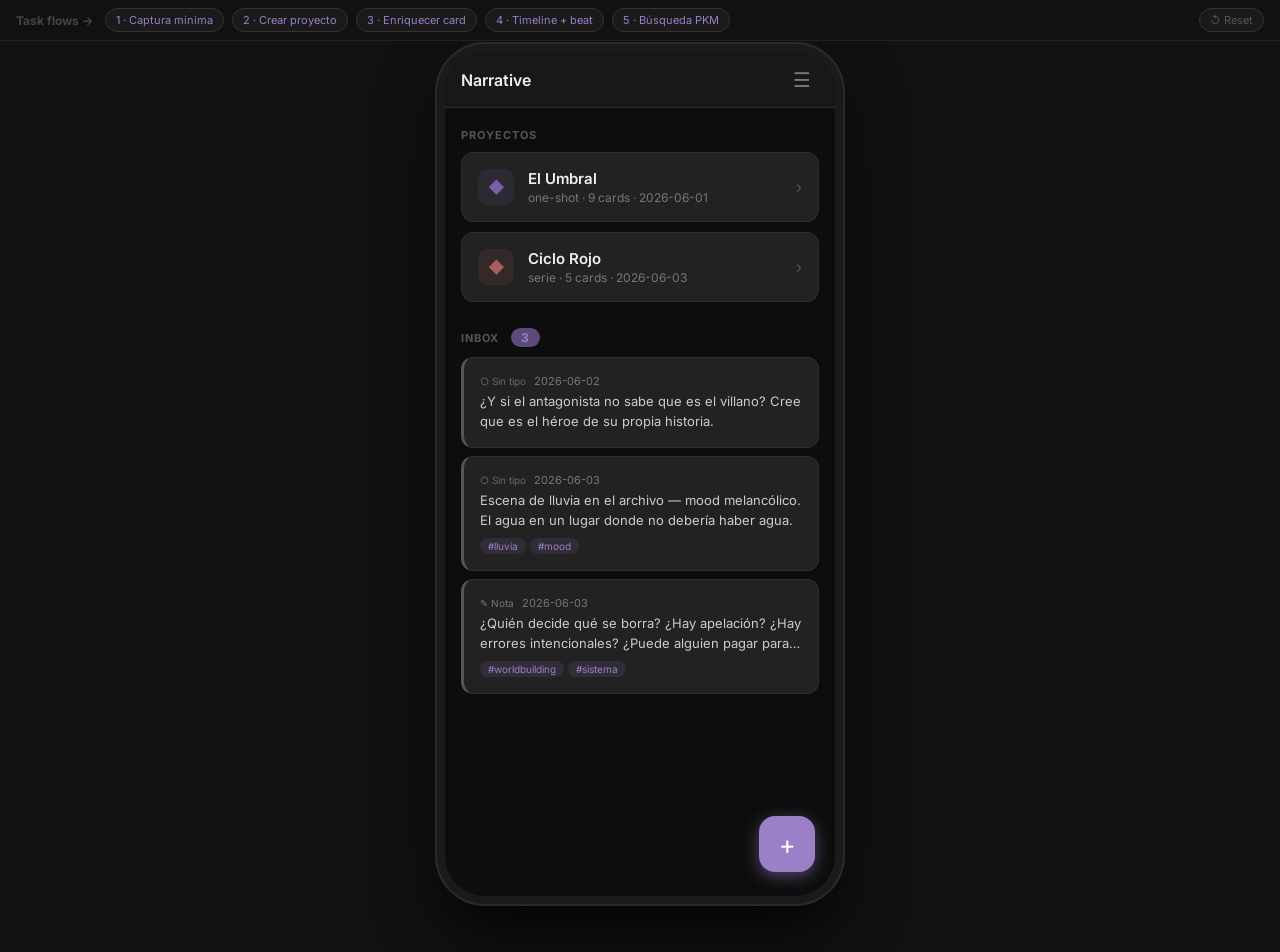
<file: index.html>
<!DOCTYPE html>
<html lang="es">
<head>
  <meta charset="UTF-8">
  <meta name="viewport" content="width=device-width, initial-scale=1.0">
  <title>Narrative — Storytelling Assistant</title>
  <meta name="description" content="App mobile-first para construcción narrativa mediante cards. POC de UX — flujos interactivos.">
  <meta http-equiv="refresh" content="0; url=poc/index.html">
  <link rel="canonical" href="poc/index.html">
  <style>
    body {
      margin: 0; background: #0D0D0D; color: #666;
      font-family: Inter, system-ui, sans-serif;
      display: flex; align-items: center; justify-content: center;
      min-height: 100vh; font-size: 14px;
    }
    a { color: #9B7FC7; }
  </style>
</head>
<body>
  <p>Redirigiendo… <a href="poc/index.html">poc/index.html</a></p>
  <script>window.location.replace('poc/index.html');</script>
</body>
</html>
</file>
<file: poc/css/app.css>
/* ── Variables ─────────────────────────────────────────────── */
:root {
  --bg: #0D0D0D;
  --surface: #181818;
  --card: #222;
  --card-hover: #2A2A2A;
  --border: #2E2E2E;
  --primary: #9B7FC7;
  --primary-dim: #5C4A7A;
  --accent: #E8C46D;
  --danger: #CF6679;
  --success: #6ACF8F;
  --text: #EFEFEF;
  --text-muted: #777;
  --text-dim: #555;
  --radius: 12px;
  --radius-sm: 8px;
  --fab: 56px;
  --appbar: 56px;
  --transition: 220ms cubic-bezier(0.4,0,0.2,1);
  --shadow: 0 4px 24px rgba(0,0,0,0.5);
}

/* ── Reset ─────────────────────────────────────────────────── */
*, *::before, *::after { box-sizing: border-box; margin: 0; padding: 0; }
html, body { height: 100%; background: #111; font-family: 'Inter', system-ui, -apple-system, sans-serif; }
button { font: inherit; border: none; cursor: pointer; background: none; }
input, textarea { font: inherit; }
a { color: inherit; text-decoration: none; }

/* ── Phone frame ───────────────────────────────────────────── */
#frame {
  width: 390px;
  height: 844px;
  background: var(--bg);
  border-radius: 40px;
  overflow: hidden;
  position: relative;
  margin: 24px auto;
  box-shadow: 0 0 0 8px #1A1A1A, 0 0 0 10px #2A2A2A, 0 32px 64px rgba(0,0,0,0.8);
}

@media (max-width: 430px) {
  #frame { width: 100vw; height: 100svh; border-radius: 0; margin: 0; box-shadow: none; }
  body { background: var(--bg); }
}

/* ── App shell ─────────────────────────────────────────────── */
#app {
  display: flex;
  flex-direction: column;
  height: 100%;
  position: relative;
  overflow: hidden;
}

/* ── App bar ───────────────────────────────────────────────── */
#appbar {
  height: var(--appbar);
  background: var(--surface);
  border-bottom: 1px solid var(--border);
  display: flex;
  align-items: center;
  padding: 0 16px;
  gap: 12px;
  flex-shrink: 0;
  z-index: 10;
}
#appbar .back-btn { color: var(--text-muted); font-size: 20px; padding: 8px; }
#appbar .title { flex: 1; font-size: 16px; font-weight: 600; color: var(--text); white-space: nowrap; overflow: hidden; text-overflow: ellipsis; }
#appbar .menu-btn { color: var(--text-muted); font-size: 20px; padding: 8px; }
#appbar .action-btn { color: var(--primary); font-size: 13px; font-weight: 600; padding: 8px; }
.view-tabs { display: flex; gap: 4px; }
.view-tab {
  padding: 4px 10px; border-radius: 20px; font-size: 12px; color: var(--text-muted);
  cursor: pointer; transition: var(--transition);
}
.view-tab.active { background: var(--primary-dim); color: var(--primary); }

/* ── Screen ────────────────────────────────────────────────── */
#screen {
  flex: 1;
  overflow-y: auto;
  overflow-x: hidden;
  -webkit-overflow-scrolling: touch;
  scroll-behavior: smooth;
}
#screen::-webkit-scrollbar { display: none; }

/* ── FAB ───────────────────────────────────────────────────── */
#fab {
  position: absolute;
  bottom: 24px; right: 20px;
  width: var(--fab); height: var(--fab);
  border-radius: 16px;
  background: var(--primary);
  color: #fff;
  font-size: 26px;
  display: flex; align-items: center; justify-content: center;
  box-shadow: 0 4px 16px rgba(155,127,199,0.5);
  z-index: 20;
  transition: var(--transition);
}
#fab:hover { background: #B090D8; transform: scale(1.05); }
#fab.hidden { display: none; }

/* ── Cards ─────────────────────────────────────────────────── */
.card {
  background: var(--card);
  border-radius: var(--radius);
  padding: 14px;
  cursor: pointer;
  transition: var(--transition);
  border: 1px solid var(--border);
  position: relative;
}
.card:hover { background: var(--card-hover); border-color: #444; }
.card:active { transform: scale(0.98); }

.card-type-pip {
  width: 8px; height: 8px; border-radius: 50%; display: inline-block; margin-right: 6px;
}
.card-type-label { font-size: 11px; color: var(--text-muted); text-transform: uppercase; letter-spacing: 0.5px; }
.card-title { font-size: 14px; font-weight: 600; color: var(--text); margin-top: 6px; margin-bottom: 4px; }
.card-body { font-size: 13px; color: var(--text-muted); line-height: 1.5; display: -webkit-box; -webkit-line-clamp: 4; -webkit-box-orient: vertical; overflow: hidden; }
.card-tags { margin-top: 8px; display: flex; flex-wrap: wrap; gap: 4px; }
.tag-chip { font-size: 10px; color: var(--primary); background: rgba(155,127,199,0.12); border-radius: 20px; padding: 2px 8px; }

/* ── Staggered masonry ─────────────────────────────────────── */
.masonry {
  columns: 2; column-gap: 10px; padding: 12px;
}
.masonry .card { break-inside: avoid; margin-bottom: 10px; }

/* ── Home screen ───────────────────────────────────────────── */
.home-section { padding: 16px 16px 0; }
.section-title { font-size: 11px; font-weight: 700; letter-spacing: 1px; text-transform: uppercase; color: var(--text-dim); margin-bottom: 10px; }

.project-card {
  background: var(--card);
  border-radius: var(--radius);
  padding: 16px;
  margin-bottom: 10px;
  cursor: pointer;
  border: 1px solid var(--border);
  transition: var(--transition);
  display: flex; align-items: center; gap: 14px;
}
.project-card:hover { background: var(--card-hover); }
.project-dot { width: 36px; height: 36px; border-radius: 10px; flex-shrink: 0; display: flex; align-items: center; justify-content: center; font-size: 16px; }
.project-info { flex: 1; min-width: 0; }
.project-name { font-size: 15px; font-weight: 600; color: var(--text); }
.project-meta { font-size: 12px; color: var(--text-muted); margin-top: 2px; }
.project-arrow { color: var(--text-dim); font-size: 16px; }

.inbox-card {
  background: var(--card);
  border-radius: var(--radius);
  padding: 16px;
  margin-bottom: 8px;
  cursor: pointer;
  border: 1px solid var(--border);
  border-left: 3px solid #555;
  transition: var(--transition);
}
.inbox-count {
  display: inline-flex; align-items: center; justify-content: center;
  background: var(--primary-dim); color: var(--primary); border-radius: 20px;
  font-size: 12px; font-weight: 700; padding: 2px 10px; margin-left: 8px;
}

/* ── Filter chips ──────────────────────────────────────────── */
.filter-bar { display: flex; gap: 6px; padding: 10px 12px; overflow-x: auto; flex-shrink: 0; }
.filter-bar::-webkit-scrollbar { display: none; }
.filter-chip {
  flex-shrink: 0; padding: 5px 12px; border-radius: 20px; font-size: 12px; font-weight: 500;
  border: 1px solid var(--border); color: var(--text-muted); cursor: pointer; transition: var(--transition);
}
.filter-chip.active { border-color: var(--primary); color: var(--primary); background: rgba(155,127,199,0.12); }

/* ── Card detail ───────────────────────────────────────────── */
.detail-section { padding: 16px; border-bottom: 1px solid var(--border); }
.detail-label { font-size: 11px; font-weight: 700; letter-spacing: 0.8px; text-transform: uppercase; color: var(--text-dim); margin-bottom: 6px; }
.detail-field { font-size: 14px; color: var(--text); line-height: 1.6; }
.detail-field.title-field { font-size: 20px; font-weight: 700; }
.detail-field.muted { color: var(--text-muted); }

.field-editable {
  width: 100%; background: transparent; border: none; color: var(--text); resize: none;
  outline: none; line-height: 1.6;
}
.field-editable:focus { background: rgba(255,255,255,0.03); border-radius: 6px; }

.type-selector { display: flex; flex-wrap: wrap; gap: 6px; }
.type-option {
  display: flex; align-items: center; gap: 6px; padding: 6px 12px;
  border-radius: 20px; font-size: 12px; font-weight: 500;
  border: 1px solid var(--border); cursor: pointer; transition: var(--transition);
}
.type-option.selected { border-color: var(--type-color, var(--primary)); background: rgba(155,127,199,0.12); color: var(--text); }

/* ── Expandable sections ───────────────────────────────────── */
.expand-section { border-bottom: 1px solid var(--border); }
.expand-header {
  display: flex; align-items: center; justify-content: space-between;
  padding: 14px 16px; cursor: pointer; transition: var(--transition);
}
.expand-header:hover { background: rgba(255,255,255,0.03); }
.expand-header .expand-label { font-size: 13px; font-weight: 600; color: var(--text-muted); }
.expand-header .expand-icon { color: var(--text-dim); transition: var(--transition); font-size: 12px; }
.expand-header.open .expand-icon { transform: rotate(180deg); color: var(--primary); }
.expand-header.open .expand-label { color: var(--primary); }
.expand-body { padding: 0 16px 16px; display: none; flex-direction: column; gap: 12px; }
.expand-body.open { display: flex; }

.field-group { display: flex; flex-direction: column; gap: 4px; }
.field-group label { font-size: 11px; color: var(--text-dim); font-weight: 600; letter-spacing: 0.5px; }
.field-group .field-editable { font-size: 13px; border-bottom: 1px solid var(--border); padding-bottom: 4px; }

/* ── Related cards ─────────────────────────────────────────── */
.related-list { display: flex; flex-direction: column; gap: 8px; padding: 12px 16px 16px; }
.related-card {
  display: flex; align-items: center; gap: 10px;
  padding: 10px 12px; background: var(--card); border-radius: var(--radius-sm);
  cursor: pointer; border: 1px solid var(--border);
}
.related-card:hover { background: var(--card-hover); }
.related-info { flex: 1; min-width: 0; }
.related-title { font-size: 13px; font-weight: 500; color: var(--text); }
.related-meta { font-size: 11px; color: var(--text-muted); }

/* ── Tags input ────────────────────────────────────────────── */
.tags-input-area { display: flex; flex-wrap: wrap; gap: 6px; align-items: center; }
.tag-pill {
  display: flex; align-items: center; gap: 4px; font-size: 11px; color: var(--primary);
  background: rgba(155,127,199,0.15); border-radius: 20px; padding: 3px 8px;
}
.tag-pill .remove { color: var(--text-dim); font-size: 14px; cursor: pointer; }
.tag-input-field { border: none; background: transparent; color: var(--text); font-size: 13px; outline: none; min-width: 80px; }

/* ── Timeline ──────────────────────────────────────────────── */
#timeline-container {
  overflow-x: auto; overflow-y: hidden;
  height: 100%;
  display: flex; flex-direction: column;
  -webkit-overflow-scrolling: touch;
}
#timeline-container::-webkit-scrollbar { height: 4px; }
#timeline-container::-webkit-scrollbar-track { background: var(--border); }
#timeline-container::-webkit-scrollbar-thumb { background: var(--primary-dim); border-radius: 2px; }

.timeline-track {
  min-width: 1200px; height: 100%;
  display: flex; flex-direction: column;
  padding: 16px;
  position: relative;
}

.timeline-progress {
  height: 2px; background: var(--border); border-radius: 1px; margin: 8px 0; position: relative;
}
.timeline-progress::after {
  content: ''; position: absolute; left: 0; top: 0; height: 100%;
  width: 100%; background: linear-gradient(90deg, var(--primary-dim), var(--primary));
  border-radius: 1px;
}

.beat-markers { display: flex; height: 40px; position: relative; }
.beat-marker {
  position: absolute; display: flex; flex-direction: column; align-items: center;
  transform: translateX(-50%);
}
.beat-dot { width: 10px; height: 10px; background: var(--accent); border-radius: 50%; }
.beat-label { font-size: 10px; color: var(--accent); margin-top: 4px; white-space: nowrap; font-weight: 600; }

.act-bands { display: flex; height: 16px; border-radius: 4px; overflow: hidden; margin-bottom: 8px; gap: 2px; }
.act-band { height: 100%; border-radius: 4px; display: flex; align-items: center; justify-content: center; }
.act-band span { font-size: 9px; font-weight: 700; color: rgba(255,255,255,0.6); text-transform: uppercase; letter-spacing: 0.5px; }

.scene-rail { flex: 1; position: relative; overflow: visible; }
.scene-card-tl {
  position: absolute; top: 10px; transform: translateX(-50%);
  background: var(--card); border: 1px solid var(--border);
  border-radius: var(--radius-sm); padding: 8px 10px; width: 130px;
  cursor: pointer; transition: var(--transition);
  border-top: 2px solid var(--type-color, var(--primary));
}
.scene-card-tl:hover { background: var(--card-hover); transform: translateX(-50%) translateY(-2px); }
.scene-card-tl.odd { top: 90px; }
.scene-card-tl .sc-title { font-size: 12px; font-weight: 600; color: var(--text); }
.scene-card-tl .sc-mood { font-size: 10px; color: var(--text-muted); margin-top: 2px; }
.scene-card-tl .sc-beat { font-size: 10px; color: var(--accent); margin-top: 4px; }

.unpositioned-rail {
  border-top: 1px dashed var(--border); padding-top: 12px; margin-top: 8px;
}
.unpositioned-label { font-size: 10px; color: var(--text-dim); font-weight: 600; text-transform: uppercase; letter-spacing: 0.5px; margin-bottom: 8px; }
.unpositioned-cards { display: flex; gap: 8px; }

/* ── Bottom sheet ──────────────────────────────────────────── */
#sheet-overlay {
  position: absolute; inset: 0; background: rgba(0,0,0,0.6);
  z-index: 30; opacity: 0; pointer-events: none; transition: opacity var(--transition);
}
#sheet-overlay.open { opacity: 1; pointer-events: all; }

#sheet {
  position: absolute; bottom: 0; left: 0; right: 0;
  background: var(--surface);
  border-radius: 20px 20px 0 0;
  border-top: 1px solid var(--border);
  z-index: 31;
  transform: translateY(100%);
  transition: transform var(--transition);
  max-height: 85%;
  display: flex; flex-direction: column;
}
#sheet.open { transform: translateY(0); }
.sheet-handle { width: 36px; height: 4px; background: var(--border); border-radius: 2px; margin: 10px auto 4px; flex-shrink: 0; }
.sheet-title { font-size: 15px; font-weight: 700; color: var(--text); padding: 4px 16px 12px; flex-shrink: 0; }
.sheet-body { flex: 1; overflow-y: auto; padding: 0 16px 24px; }
.sheet-body::-webkit-scrollbar { display: none; }
.sheet-actions { padding: 12px 16px 24px; display: flex; gap: 8px; flex-shrink: 0; border-top: 1px solid var(--border); }

/* ── Off-canvas ────────────────────────────────────────────── */
#canvas-overlay {
  position: absolute; inset: 0; background: rgba(0,0,0,0.5);
  z-index: 40; opacity: 0; pointer-events: none; transition: opacity var(--transition);
}
#canvas-overlay.open { opacity: 1; pointer-events: all; }

#offcanvas {
  position: absolute; top: 0; left: 0; bottom: 0; width: 80%;
  background: var(--surface); border-right: 1px solid var(--border);
  z-index: 41; transform: translateX(-100%); transition: transform var(--transition);
  display: flex; flex-direction: column; overflow: hidden;
}
#offcanvas.open { transform: translateX(0); }
.canvas-header { padding: 20px 16px 12px; border-bottom: 1px solid var(--border); flex-shrink: 0; }
.canvas-logo { font-size: 18px; font-weight: 800; color: var(--text); letter-spacing: -0.5px; }
.canvas-logo span { color: var(--primary); }
.canvas-body { flex: 1; overflow-y: auto; padding: 12px 0; }
.canvas-body::-webkit-scrollbar { display: none; }
.canvas-item {
  display: flex; align-items: center; gap: 12px;
  padding: 10px 16px; cursor: pointer; transition: var(--transition);
  font-size: 14px; color: var(--text-muted);
}
.canvas-item:hover { background: rgba(255,255,255,0.04); color: var(--text); }
.canvas-item .ci-icon { width: 20px; text-align: center; }
.canvas-section { font-size: 10px; font-weight: 700; letter-spacing: 1px; text-transform: uppercase; color: var(--text-dim); padding: 12px 16px 4px; }

.search-bar {
  display: flex; align-items: center; gap: 8px;
  background: var(--card); border-radius: var(--radius-sm);
  padding: 8px 12px; margin: 0 16px 12px;
  border: 1px solid var(--border);
}
.search-bar input { flex: 1; background: transparent; border: none; color: var(--text); font-size: 14px; outline: none; }
.search-bar .search-icon { color: var(--text-dim); font-size: 14px; }

.tag-cloud { display: flex; flex-wrap: wrap; gap: 6px; padding: 4px 16px; }
.tag-cloud .tag-chip { font-size: 11px; cursor: pointer; }
.tag-cloud .tag-chip:hover { background: rgba(155,127,199,0.25); }

/* ── Buttons ───────────────────────────────────────────────── */
.btn {
  padding: 12px 20px; border-radius: var(--radius-sm); font-size: 14px; font-weight: 600;
  cursor: pointer; transition: var(--transition); display: flex; align-items: center; gap: 6px;
}
.btn-primary { background: var(--primary); color: #fff; flex: 1; justify-content: center; }
.btn-primary:hover { background: #B090D8; }
.btn-secondary { background: var(--card); color: var(--text-muted); border: 1px solid var(--border); }
.btn-ghost { color: var(--text-muted); }
.btn-danger { color: var(--danger); }

/* ── Inputs ────────────────────────────────────────────────── */
.input-field {
  width: 100%; background: var(--card); border: 1px solid var(--border);
  border-radius: var(--radius-sm); padding: 10px 12px; color: var(--text);
  font-size: 14px; outline: none; transition: var(--transition);
}
.input-field:focus { border-color: var(--primary); }
.input-label { font-size: 12px; color: var(--text-muted); margin-bottom: 4px; display: block; }

.select-field {
  width: 100%; background: var(--card); border: 1px solid var(--border);
  border-radius: var(--radius-sm); padding: 10px 12px; color: var(--text);
  font-size: 14px; outline: none; appearance: none;
}

.capture-textarea {
  width: 100%; background: transparent; border: none; color: var(--text);
  font-size: 16px; line-height: 1.6; outline: none; resize: none;
  min-height: 120px; padding: 4px 0;
}
.capture-textarea::placeholder { color: var(--text-dim); }

/* ── Estado badges ─────────────────────────────────────────── */
.estado-badge {
  display: inline-flex; align-items: center; gap: 4px;
  padding: 3px 8px; border-radius: 20px; font-size: 11px; font-weight: 600;
}
.estado-activa { background: rgba(106,207,143,0.12); color: var(--success); }
.estado-borrador { background: rgba(232,196,109,0.12); color: var(--accent); }
.estado-archivada { background: rgba(255,255,255,0.06); color: var(--text-dim); }

/* ── Beat slider ───────────────────────────────────────────── */
.beat-slider-wrap { padding: 12px 0; }
.beat-slider { width: 100%; accent-color: var(--primary); cursor: pointer; }
.beat-value { text-align: center; font-size: 24px; font-weight: 800; color: var(--primary); margin: 4px 0; }
.beat-value-label { text-align: center; font-size: 12px; color: var(--text-muted); }

/* ── Empty state ───────────────────────────────────────────── */
.empty-state { display: flex; flex-direction: column; align-items: center; justify-content: center; padding: 60px 24px; gap: 12px; }
.empty-icon { font-size: 48px; opacity: 0.3; }
.empty-title { font-size: 16px; font-weight: 600; color: var(--text-muted); }
.empty-sub { font-size: 13px; color: var(--text-dim); text-align: center; line-height: 1.5; }

/* ── Flipbox ───────────────────────────────────────────────── */
.flipbox-wrap { height: 100%; display: flex; flex-direction: column; align-items: center; padding: 24px 20px; }
.flip-card-outer {
  width: 100%; flex: 1; perspective: 1000px; cursor: pointer; max-height: 400px;
}
.flip-card-inner {
  width: 100%; height: 100%; position: relative;
  transform-style: preserve-3d; transition: transform 0.5s;
}
.flip-card-outer.flipped .flip-card-inner { transform: rotateY(180deg); }
.flip-face, .flip-back {
  position: absolute; inset: 0; backface-visibility: hidden;
  background: var(--card); border-radius: var(--radius); border: 1px solid var(--border);
  padding: 24px; overflow: hidden;
}
.flip-back { transform: rotateY(180deg); overflow-y: auto; }
.flip-face { display: flex; flex-direction: column; justify-content: space-between; }
.flip-hint { font-size: 11px; color: var(--text-dim); text-align: center; margin-top: 12px; }
.flipbox-nav { display: flex; align-items: center; gap: 16px; margin-top: 16px; }
.flip-nav-btn { background: var(--card); border: 1px solid var(--border); color: var(--text-muted); padding: 10px 20px; border-radius: var(--radius-sm); font-size: 20px; }
.flip-counter { font-size: 13px; color: var(--text-muted); flex: 1; text-align: center; }

/* ── Misc ──────────────────────────────────────────────────── */
.divider { height: 1px; background: var(--border); }
.spacer { flex: 1; }
.pb-fab { padding-bottom: 80px; }
.chip { padding: 4px 10px; border-radius: 20px; font-size: 12px; border: 1px solid var(--border); color: var(--text-muted); cursor: pointer; }
.chip.selected { border-color: var(--primary); color: var(--primary); background: rgba(155,127,199,0.1); }
.chip-row { display: flex; flex-wrap: wrap; gap: 6px; }
.row { display: flex; gap: 8px; align-items: center; }
.col { display: flex; flex-direction: column; gap: 4px; }
.bold { font-weight: 700; }
.text-muted { color: var(--text-muted); }
.text-accent { color: var(--accent); }
.text-primary { color: var(--primary); }
.text-sm { font-size: 12px; }
.text-xs { font-size: 11px; }
.gap-8 { gap: 8px; }
</file>
